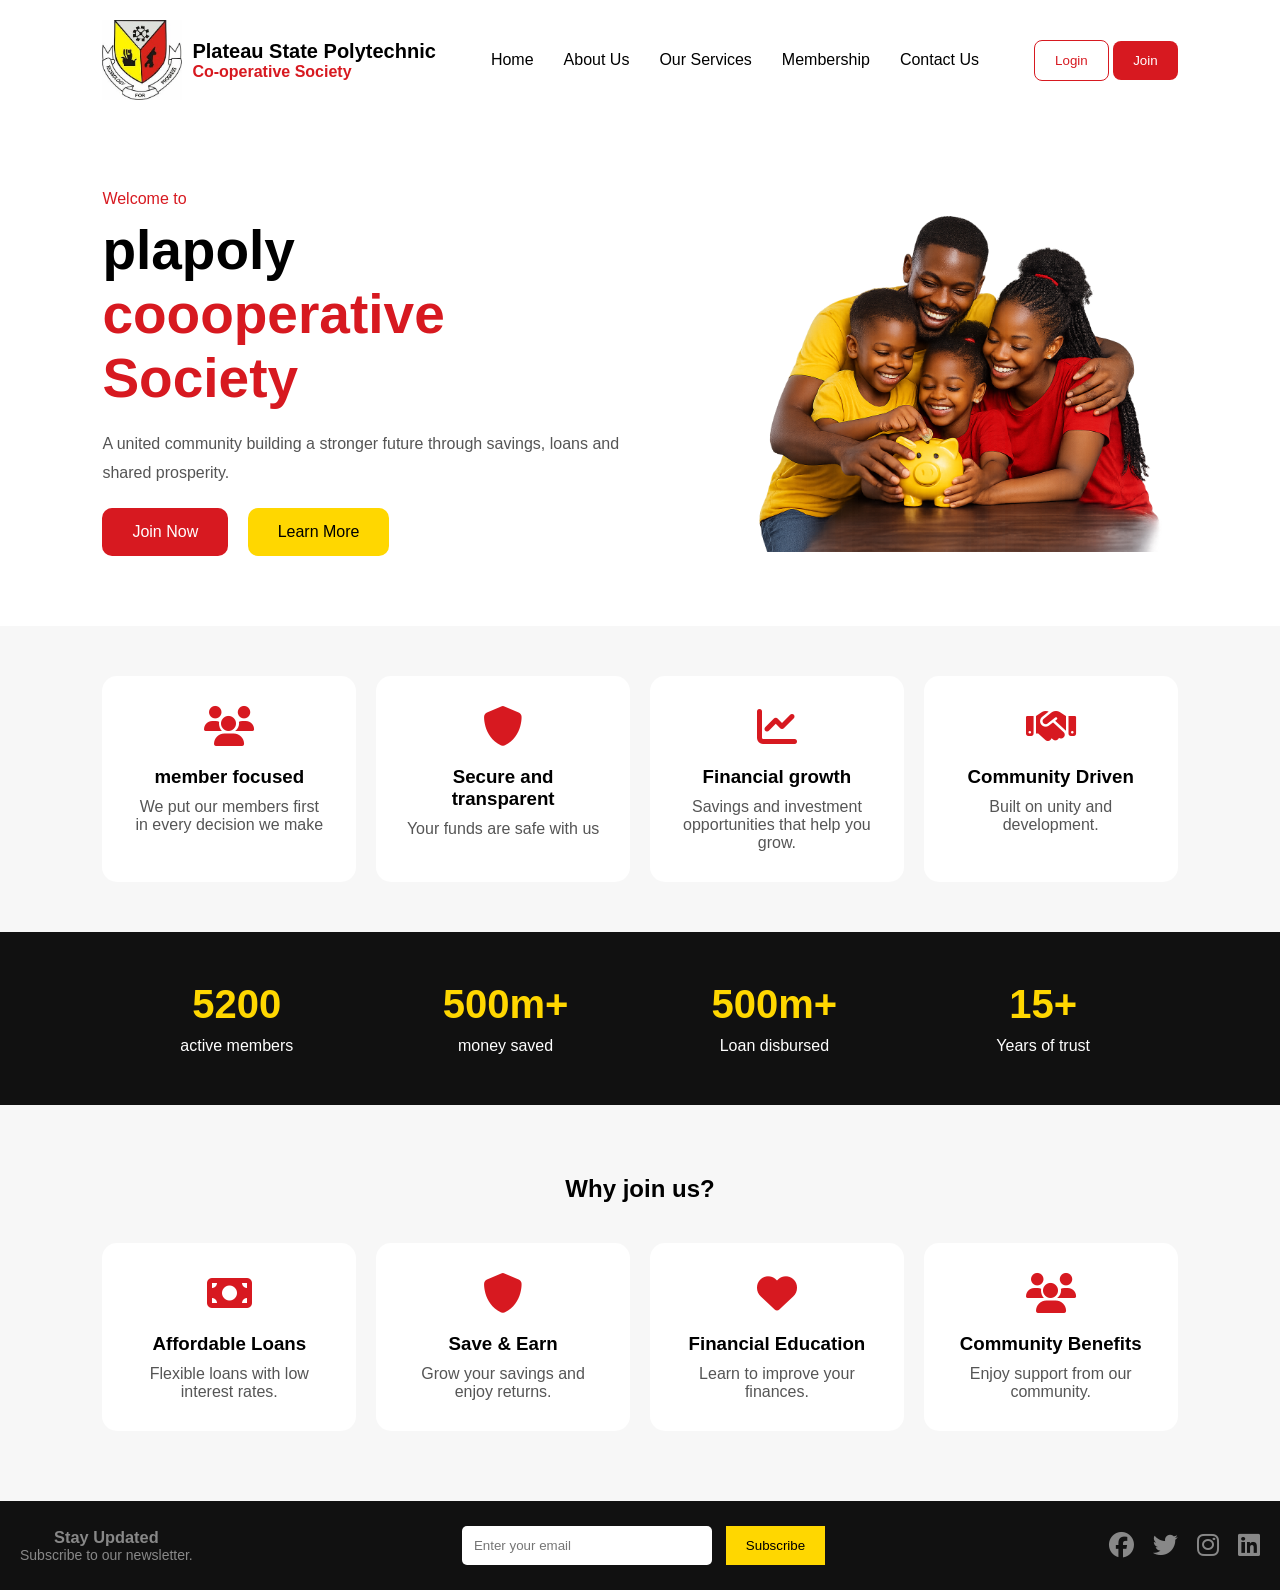
<file: index.html>
<!DOCTYPE html>
<html lang="en">
<head>
    <meta charset="UTF-8">
    <meta name="viewport" content="width=device-width, initial-scale=1.0">
    <title>Document</title>
    <link rel="stylesheet" href="./css/style.css">
    <!-- Font Awesome -->
    <link rel="stylesheet"
    href="https://cdnjs.cloudflare.com/ajax/libs/font-awesome/6.5.2/css/all.min.css">
</head>
<body>
    <!-- header -->
     <header>
        <div class="logo">
            <img src="./images/plapoly logo.jpg" alt="">
            <div class="logo-text">
                <h2>Plateau State Polytechnic </h2>
                <p>Co-operative Society</p>
            </div>
        </div>
        <nav>
            <ul>
                 <li><a href="index.html">Home</a></li>

                <li><a href="about.html">About Us</a></li>

                <li><a href="services.html">Our Services</a></li>

                <li><a href="membership .html">Membership</a></li>

                <li><a href="contact.html">Contact Us</a></li>
            </ul>
        </nav>

        <div class="buttons">
            <button class="login">Login</button>
            <button class="join">Join</button>
        </div>

     </header>
     <!-- Hero -->
      <section class="hero">
        <div class="hero-text">
            <span>Welcome to</span>
            <h1>plapoly
                <br>
                <span>coooperative Society</span>
            </h1>
            
             <p>

                A united community building a stronger future through
                savings, loans and shared prosperity.

            </p>
              <div class="hero-btn">

                <button class="join-btn">
                    Join Now
                </button>

                <button class="learn-btn">
                    Learn More
                </button>

            </div>
        </div>
         <div class="hero-image">

            <img src="./images/family.png" alt="family">

        </div>
      </section>
      <!-- features -->
       <section class="features">
        <div class="card">
            <i class=" fa-solid fa-users"></i>
            <h3>member focused</h3>
            <p>We put our members first in every decision we make</p>
        </div>

         <div class="card">
            <i class=" fa-solid fa-shield fa-halved"></i>
            <h3>Secure and transparent</h3>
            <p>Your funds are safe with us</p>
        </div>

         <div class="card">
            <i class=" fa-solid fa-chart-line"></i>
            <h3>Financial growth</h3>
            <p>Savings and investment opportunities
                that help you grow.
            </p>
        </div>

          <div class="card">
            <i class="fa-solid fa-handshake"></i>
            <h3>Community Driven</h3>
            <p>
                Built on unity and development.
            </p>

        </div>
       </section>

       <!-- STATISTICS -->
        <section class="stats">
            <div class="stat">
                <h2>5200</h2>
                <p>active members</p>
            </div>

            <div class="stat">
                <h2>500m+</h2>
                <p>money saved</p>
            </div>
            <div class="stat">
                <h2>500m+</h2>
                <p>Loan disbursed</p>
            </div>
         <div class="stat">
                <h2>15+</h2>
                <p>Years of trust</p>
            </div>
        </section>
        <section class="why">
            <h2>Why join us?</h2>
            

        <div class="why-container">


            <div class="why-card">

                <i class="fa-solid fa-money-bill"></i>

                <h3>Affordable Loans</h3>

                <p>

                    Flexible loans with low interest rates.

                </p>

            </div>



            <div class="why-card">

                <i class="fa-solid fa-shield"></i>

                <h3>Save & Earn</h3>

                <p>

                    Grow your savings and enjoy returns.

                </p>

            </div>



            <div class="why-card">

                <i class="fa-solid fa-heart"></i>

                <h3>Financial Education</h3>

                <p>

                    Learn to improve your finances.

                </p>

            </div>



            <div class="why-card">

                <i class="fa-solid fa-users"></i>

                <h3>Community Benefits</h3>

                <p>

                    Enjoy support from our community.

                </p>

            </div>


        </div>

    </section>





    <!-- FOOTER -->

    <footer>


        <div class="newsletter">

            <h3>Stay Updated</h3>

            <p>

                Subscribe to our newsletter.

            </p>

        </div>



        <form>

            <input type="email"
            placeholder="Enter your email">


            <button>

                Subscribe

            </button>

        </form>



        <div class="socials">

            <i class="fab fa-facebook"></i>

            <i class="fab fa-twitter"></i>

            <i class="fab fa-instagram"></i>

            <i class="fab fa-linkedin"></i>

        </div>


    </footer>

 <!-- <script src="./js/index.js"></script>
<script src="./js/about.js"></script>
</body> -->
</html>
</file>
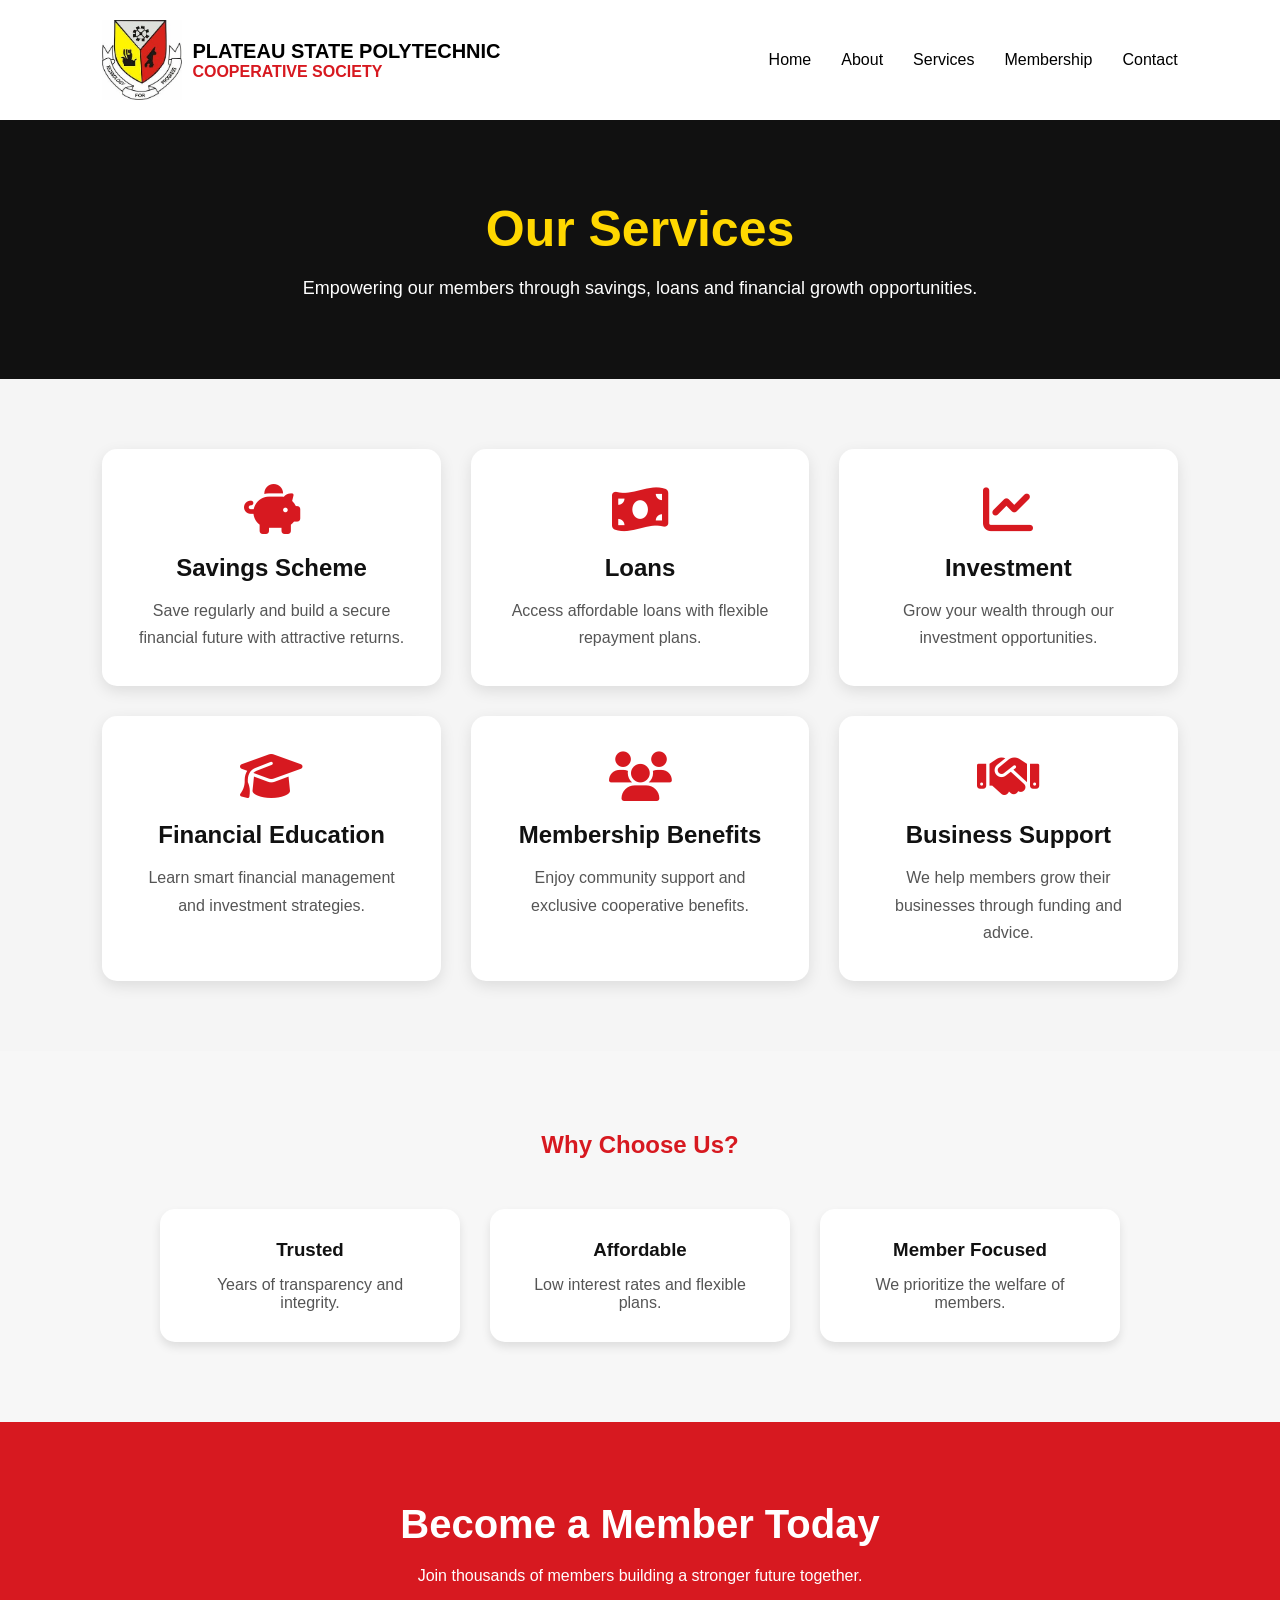
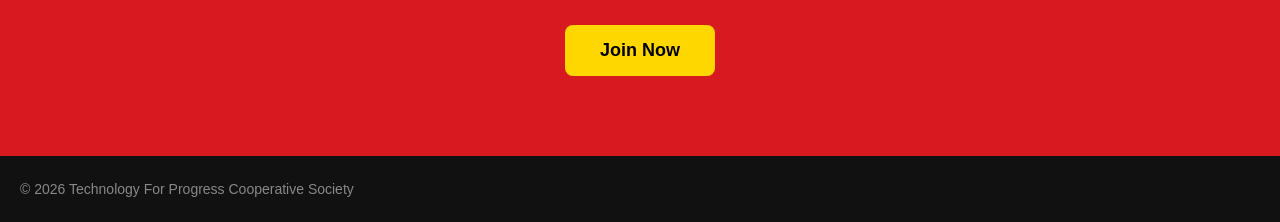
<file: services.html>
<!DOCTYPE html>
<html lang="en">
<head>
    <meta charset="UTF-8">
    <meta name="viewport" content="width=device-width, initial-scale=1.0">
    <title>Document</title>
     <link rel="stylesheet"
    href="https://cdnjs.cloudflare.com/ajax/libs/font-awesome/6.5.2/css/all.min.css">
    <link rel="stylesheet" href="./css/style.css">
</head>
<body>
    <!-- HEADER -->

<header>

    <div class="logo">

        <img src="images/plapoly logo.jpg" alt="logo">

        <div class="logo-text">

            <h2>PLATEAU STATE POLYTECHNIC</h2>

            <p>COOPERATIVE SOCIETY</p>

        </div>

    </div>   


    <nav>

        <ul>

            <li><a href="index.html">Home</a></li>

            <li><a href="about.html">About</a></li>

            <li><a href="services.html">Services</a></li>
             <li><a href="membership .html">Membership</a></li>
            <li><a href="contact.html">Contact</a></li>

        </ul>

    </nav>

</header>



<!-- HERO SECTION -->

<section class="services-hero">

    <h1>Our Services</h1>

    <p>

        Empowering our members through savings,
        loans and financial growth opportunities.

    </p>

</section>




<!-- SERVICES -->

<section class="services-container">



    <div class="service-card">

        <i class="fa-solid fa-piggy-bank"></i>

        <h2>Savings Scheme</h2>

        <p>

            Save regularly and build a secure
            financial future with attractive returns.

        </p>

    </div>




    <div class="service-card">

        <i class="fa-solid fa-money-bill-wave"></i>

        <h2>Loans</h2>

        <p>

            Access affordable loans with flexible
            repayment plans.

        </p>

    </div>




    <div class="service-card">

        <i class="fa-solid fa-chart-line"></i>

        <h2>Investment</h2>

        <p>

            Grow your wealth through our investment
            opportunities.

        </p>

    </div>




    <div class="service-card">

        <i class="fa-solid fa-graduation-cap"></i>

        <h2>Financial Education</h2>

        <p>

            Learn smart financial management and
            investment strategies.

        </p>

    </div>




    <div class="service-card">

        <i class="fa-solid fa-users"></i>

        <h2>Membership Benefits</h2>

        <p>

            Enjoy community support and exclusive
            cooperative benefits.

        </p>

    </div>




    <div class="service-card">

        <i class="fa-solid fa-handshake"></i>

        <h2>Business Support</h2>

        <p>

            We help members grow their businesses
            through funding and advice.

        </p>

    </div>


</section>





<!-- WHY CHOOSE US -->

<section class="choose-us">

    <h1>Why Choose Us?</h1>


    <div class="choose-container">


        <div class="choose-card">

            <h3>Trusted</h3>

            <p>

                Years of transparency and integrity.

            </p>

        </div>



        <div class="choose-card">

            <h3>Affordable</h3>

            <p>

                Low interest rates and flexible plans.

            </p>

        </div>



        <div class="choose-card">

            <h3>Member Focused</h3>

            <p>

                We prioritize the welfare of members.

            </p>

        </div>


    </div>

</section>





<!-- CALL TO ACTION -->

<section class="cta">

    <h1>

        Become a Member Today

    </h1>


    <p>

        Join thousands of members building
        a stronger future together.

    </p>


    <button>

        Join Now

    </button>

</section>





<!-- FOOTER -->

<footer>

    <p>

        © 2026 Technology For Progress Cooperative Society

    </p>

</footer>



</body>
</html>
</file>
<file: css/style.css>
*{
    margin:0;
    padding:0;
    box-sizing:border-box;
    font-family:Arial, sans-serif;
}

body{
    background:#f7f7f7;
}
/* HEADER */

header{
    display:flex;
    justify-content:space-between;
    align-items:center;
    padding:20px 8%;
    background:white;
}

.logo{
    display:flex;
    align-items:center;
    gap:10px;
}

.logo img{
    width:80px;
}

.logo-text h2{
    font-size:20px;
}

.logo-text p{
    color:#d71920;
    font-weight:bold;
}


/* NAVIGATION */

nav ul{
    display:flex;
    list-style:none;
    gap:30px;
}

nav ul li a{
    text-decoration:none;
    color:black;
    font-weight:500;
}

nav ul li a:hover{
    color:#d71920;
}


/* BUTTONS */

.buttons button{
    padding:12px 20px;
    border:none;
    border-radius:8px;
    cursor:pointer;
}

.login{
    background:white;
    border:1px solid #d71920 !important;
    color:#d71920;
}

.join{
    background:#d71920;
    color:white;
}



/* HERO SECTION */

.hero{

    display:flex;
    justify-content:space-between;
    align-items:center;

    padding:70px 8%;

    background:white;
}

.hero-text{

    width:50%;

}

.hero-text span{

    color:#d71920;
}

.hero-text h1{

    font-size:55px;

    margin-top:10px;
}

.hero-text p{

    margin:20px 0;

    color:#555;

    line-height:1.8;
}



.hero-btn button{

    padding:15px 30px;

    border:none;

    border-radius:10px;

    margin-right:15px;

    cursor:pointer;

    font-size:16px;

}



.join-btn{

    background:#d71920;

    color:white;
}



.learn-btn{

    background:#FFD700;

    color:black;
}



.hero-image img{

    width:550px;

    max-width:100%;
}
/* FEATURES */

.features{

    display:grid;

    grid-template-columns:repeat(4,1fr);

    gap:20px;

    padding:50px 8%;

}



.card{

    background:white;

    padding:30px;

    border-radius:15px;

    text-align:center;

}



.card i{

    font-size:40px;

    color:#d71920;

    margin-bottom:20px;

}



.card h3{

    margin-bottom:10px;

}



.card p{

    color:#555;

}




/* STATISTICS */

.stats{

    background:#111;

    color:white;

    display:grid;

    grid-template-columns:repeat(4,1fr);

    text-align:center;

    padding:50px 8%;

}



.stat h2{

    color:#FFD700;

    font-size:40px;

}



.stat p{

    margin-top:10px;

}



/* WHY JOIN */

.why{

    padding:70px 8%;

    text-align:center;

}



.why h2{

    margin-bottom:40px;

}



.why-container{

    display:grid;

    grid-template-columns:repeat(4,1fr);

    gap:20px;

}



.why-card{

    background:white;

    padding:30px;

    border-radius:15px;

}



.why-card i{

    font-size:40px;

    color:#d71920;

    margin-bottom:20px;

}



.why-card p{

    color:#555;

    margin-top:10px;

}



/* FOOTER */

footer{

    background:#d71920;

    color:white;

    padding:40px 8%;

    display:flex;

    justify-content:space-between;

    align-items:center;

}



footer input{

    padding:12px;

    width:250px;

    border:none;

    border-radius:5px;

}



footer button{

    padding:12px 20px;

    border:none;

    background:#FFD700;

    cursor:pointer;

    margin-left:10px;

}



.socials i{

    margin-left:15px;

    font-size:25px;

    cursor:pointer;

}




/* RESPONSIVE DESIGN */

@media(max-width:768px){

    header{

        flex-direction:column;

        gap:20px;

    }



    nav ul{

        flex-direction:column;

        text-align:center;

    }



    .hero{

        flex-direction:column;

        text-align:center;

    }



    .hero-text{

        width:100%;

    }



    .hero-text h1{

        font-size:40px;

    }



    .features,

    .stats,

    .why-container{

        grid-template-columns:1fr;

    }



    footer{

        flex-direction:column;

        gap:20px;

        text-align:center;

    }

}

/* ABOUT PAGE */
/* about page */
.about-hero{

height:50vh;

background:#111;

color:white;

display:flex;

justify-content:center;

align-items:center;

text-align:center;

}


.about-hero h1{

font-size:60px;

color:#FFD700;

}



.story{

display:flex;

justify-content:space-between;

align-items:center;

padding:80px 8%;

gap:50px;

}


.story-text{

width:50%;

}


.story-image img{

width:450px;

}



.mission{

display:flex;

gap:30px;

padding:50px 8%;

}


.box{

background:white;

padding:40px;

border-radius:15px;

text-align:center;

flex:1;

}


.box i{

font-size:50px;

color:#d71920;

margin-bottom:20px;

}



.values{

padding:80px;

text-align:center;

}


.values-container{

display:grid;

grid-template-columns:repeat(4,1fr);

gap:20px;

}


.value{

background:#FFD700;

padding:40px;

border-radius:10px;

}



.leaders{

padding:80px;

text-align:center;

}



.leaders-container{

display:flex;

justify-content:center;

gap:30px;

}


.leader img{

width:200px;

border-radius:50%;

}



.cta{

background:#d71920;

color:white;

text-align:center;

padding:80px;

}


.cta button{

padding:15px 35px;

border:none;

background:#FFD700;

margin-top:20px;

cursor:pointer;

font-weight:bold;

}
/* SERVICES PAGE */
/* =======================
   SERVICES HERO SECTION
======================= */

.services-hero{

    background:#111;

    color:white;

    text-align:center;

    padding:80px 20px;

}

.services-hero h1{

    font-size:50px;

    color:#FFD700;

    margin-bottom:20px;

}

.services-hero p{

    font-size:18px;

    max-width:700px;

    margin:auto;

}



/* =======================
   SERVICES CARDS
======================= */

.services-container{

    display:grid;

    grid-template-columns:repeat(3,1fr);

    gap:30px;

    padding:70px 8%;

    background:#f5f5f5;

}



.service-card{

    background:white;

    padding:35px;

    text-align:center;

    border-radius:15px;

    box-shadow:0 5px 15px rgba(0,0,0,0.1);

    transition:0.3s;

}



.service-card:hover{

    transform:translateY(-10px);

}



.service-card i{

    font-size:50px;

    color:#D71920;

    margin-bottom:20px;

}



.service-card h2{

    margin-bottom:15px;

    color:#111;

}



.service-card p{

    color:#555;

    line-height:1.7;

}




/* =======================
   WHY CHOOSE US
======================= */

.choose-us{

    padding:80px 8%;

    text-align:center;

}



.choose-us h1{

    margin-bottom:50px;

    color:#D71920;

}



.choose-container{

    display:flex;

    justify-content:center;

    gap:30px;

}



.choose-card{

    background:white;

    width:300px;

    padding:30px;

    border-radius:15px;

    box-shadow:0 5px 10px rgba(0,0,0,0.1);

}



.choose-card h3{

    color:#111;

    margin-bottom:15px;

}



.choose-card p{

    color:#555;

}




/* =======================
   CALL TO ACTION
======================= */

.cta{

    background:#D71920;

    color:white;

    text-align:center;

    padding:80px 20px;

}



.cta h1{

    font-size:40px;

}



.cta p{

    margin:20px 0;

}



.cta button{

    padding:15px 35px;

    background:#FFD700;

    border:none;

    border-radius:8px;

    font-size:18px;

    cursor:pointer;

    font-weight:bold;

}



.cta button:hover{

    background:white;

}




/* =======================
   FOOTER
======================= */

footer{

    background:#111;

    color:white;

    text-align:center;

    padding:25px;

}




/* =======================
   RESPONSIVE DESIGN
======================= */

@media(max-width:768px){


    .services-container{

        grid-template-columns:1fr;

    }


    .choose-container{

        flex-direction:column;

        align-items:center;

    }


    .service-card{

        width:100%;

    }


    .choose-card{

        width:100%;

    }


    .services-hero h1{

        font-size:35px;

    }


    .cta h1{

        font-size:30px;

    }

}
/* MEMBERSHIP PAGE */
/* ===========================
   MEMBERSHIP HERO
=========================== */
.membership-hero {
    background: #111;
    color: white;
    text-align: center;
    padding: 80px 20px 70px;
}

.hero-badge {
    display: inline-block;
    background: #D71920;
    color: white;
    font-size: 13px;
    font-weight: 700;
    letter-spacing: 2px;
    text-transform: uppercase;
    padding: 6px 18px;
    border-radius: 20px;
    margin-bottom: 20px;
}

.membership-hero h1 {
    color: #FFD700;
    font-size: 42px;
    margin-bottom: 15px;
    line-height: 1.2;
}

.membership-hero p {
    font-size: 17px;
    max-width: 600px;
    margin: auto;
    color: #ccc;
    line-height: 1.7;
}

/* ===========================
   WHY JOIN BENEFITS
=========================== */
.why-join {
    padding: 70px 8%;
    background: #f5f5f5;
    text-align: center;
}

.why-join h2 {
    color: #D71920;
    font-size: 30px;
    margin-bottom: 40px;
}

.benefit-grid {
    display: grid;
    grid-template-columns: repeat(4, 1fr);
    gap: 20px;
}

.benefit-box {
    padding: 30px 20px;
    background: white;
    border-radius: 12px;
    box-shadow: 0 4px 12px rgba(0, 0, 0, 0.08);
    transition: transform 0.3s;
}

.benefit-box:hover {
    transform: translateY(-6px);
}

.benefit-box i {
    font-size: 36px;
    color: #D71920;
    margin-bottom: 15px;
}

.benefit-box h3 {
    color: #111;
    margin-bottom: 10px;
    font-size: 17px;
}

.benefit-box p {
    color: #666;
    font-size: 14px;
    line-height: 1.6;
}

/* ===========================
   REGISTRATION SECTION
=========================== */
.register-section {
    background: #f0f0f0;
    padding: 70px 8%;
}

.form-wrapper {
    background: white;
    max-width: 850px;
    margin: auto;
    border-radius: 16px;
    overflow: hidden;
    box-shadow: 0 8px 30px rgba(0, 0, 0, 0.12);
}

/* FORM HEADER */
.form-header {
    background: #111;
    color: white;
    text-align: center;
    padding: 40px 30px;
}

.form-header i {
    font-size: 42px;
    color: #FFD700;
    margin-bottom: 15px;
}

.form-header h2 {
    color: #FFD700;
    font-size: 26px;
    margin-bottom: 10px;
}

.form-header p {
    color: #bbb;
    font-size: 15px;
    max-width: 500px;
    margin: auto;
    line-height: 1.6;
}

/* FORM BODY */
.register-form {
    padding: 40px 40px 50px;
}

/* Section Title Dividers */
.form-group-title {
    display: flex;
    align-items: center;
    gap: 12px;
    font-size: 15px;
    font-weight: 700;
    color: #111;
    text-transform: uppercase;
    letter-spacing: 1px;
    margin: 30px 0 20px;
    border-bottom: 2px solid #D71920;
    padding-bottom: 8px;
}

.form-group-title span {
    background: #D71920;
    color: white;
    font-size: 13px;
    font-weight: 800;
    width: 28px;
    height: 28px;
    border-radius: 50%;
    display: flex;
    align-items: center;
    justify-content: center;
    flex-shrink: 0;
}

/* FORM ROWS & FIELDS */
.form-row {
    display: grid;
    grid-template-columns: 1fr 1fr;
    gap: 20px;
    margin-bottom: 20px;
}

.form-field {
    display: flex;
    flex-direction: column;
    gap: 7px;
}

.form-field.full-width {
    grid-column: 1 / -1;
    margin-bottom: 20px;
}

.form-field label {
    font-size: 13px;
    font-weight: 600;
    color: #333;
    text-transform: uppercase;
    letter-spacing: 0.5px;
}

.form-field input,
.form-field select {
    padding: 12px 14px;
    border: 1.5px solid #ddd;
    border-radius: 8px;
    font-size: 15px;
    color: #333;
    background: #fafafa;
    transition: border-color 0.2s, box-shadow 0.2s;
    outline: none;
}

.form-field input:focus,
.form-field select:focus {
    border-color: #D71920;
    box-shadow: 0 0 0 3px rgba(215, 25, 32, 0.1);
    background: white;
}

.form-field input::placeholder {
    color: #aaa;
    font-size: 14px;
}

/* DECLARATION CHECKBOX */
.declaration-box {
    display: flex;
    align-items: flex-start;
    gap: 12px;
    background: #fff8e1;
    border: 1.5px solid #FFD700;
    border-radius: 10px;
    padding: 18px 20px;
    margin: 30px 0 25px;
}

.declaration-box input[type="checkbox"] {
    width: 18px;
    height: 18px;
    margin-top: 2px;
    accent-color: #D71920;
    flex-shrink: 0;
    cursor: pointer;
}

.declaration-box label {
    font-size: 14px;
    color: #444;
    line-height: 1.6;
    cursor: pointer;
}

/* SUBMIT BUTTON */
.submit-btn {
    width: 100%;
    background: #D71920;
    color: white;
    border: none;
    padding: 16px;
    font-size: 17px;
    font-weight: 700;
    border-radius: 10px;
    cursor: pointer;
    display: flex;
    align-items: center;
    justify-content: center;
    gap: 10px;
    transition: background 0.3s, transform 0.2s;
    letter-spacing: 0.5px;
}

.submit-btn:hover {
    background: #b5151b;
    transform: translateY(-2px);
}

.submit-btn i {
    font-size: 16px;
}

/* ===========================
   FOOTER
=========================== */
footer {
    background: #111;
    color: #aaa;
    text-align: center;
    padding: 25px 20px;
    font-size: 14px;
}

/* ===========================
   RESPONSIVE
=========================== */
@media (max-width: 768px) {
    .benefit-grid {
        grid-template-columns: 1fr 1fr;
    }

    .register-section {
        padding: 40px 4%;
    }

    .register-form {
        padding: 30px 20px 40px;
    }

    .form-row {
        grid-template-columns: 1fr;
    }

    .membership-hero h1 {
        font-size: 30px;
    }
}

@media (max-width: 480px) {
    .benefit-grid {
        grid-template-columns: 1fr;
    }

    .membership-hero h1 {
        font-size: 26px;
    }
}
/* CONTACT PAGE */
/* ===========================
   CONTACT HERO
=========================== */
.contact-hero {
    background: #111;
    color: white;
    padding: 70px 8% 0;
}

.hero-inner {
    max-width: 680px;
    padding-bottom: 50px;
}

.hero-label {
    display: inline-block;
    background: #D71920;
    color: white;
    font-size: 12px;
    font-weight: 700;
    letter-spacing: 2.5px;
    text-transform: uppercase;
    padding: 5px 16px;
    border-radius: 20px;
    margin-bottom: 22px;
}

.contact-hero h1 {
    font-size: 50px;
    font-weight: 800;
    line-height: 1.15;
    color: white;
    margin-bottom: 18px;
}

.contact-hero h1 span {
    color: #FFD700;
}

.contact-hero p {
    font-size: 16px;
    color: #bbb;
    line-height: 1.8;
    max-width: 520px;
}

/* Quick info cards pinned to bottom of hero */
.hero-cards {
    display: flex;
    gap: 0;
    border-top: 1px solid rgba(255,255,255,0.1);
    margin-top: 20px;
}

.hero-info-card {
    flex: 1;
    display: flex;
    align-items: center;
    gap: 16px;
    padding: 24px 30px;
    border-right: 1px solid rgba(255,255,255,0.1);
    transition: background 0.2s;
}

.hero-info-card:last-child {
    border-right: none;
}

.hero-info-card:hover {
    background: rgba(255,255,255,0.05);
}

.hero-info-card i {
    font-size: 22px;
    color: #FFD700;
    flex-shrink: 0;
}

.card-label {
    font-size: 11px;
    text-transform: uppercase;
    letter-spacing: 1.5px;
    color: #888;
    margin-bottom: 4px;
}

.card-value {
    font-size: 15px;
    font-weight: 600;
    color: white;
}

/* ===========================
   CONTACT BODY — SPLIT LAYOUT
=========================== */
.contact-body {
    display: grid;
    grid-template-columns: 1fr 380px;
    gap: 0;
    background: #f5f5f5;
}

/* ---- FORM PANEL ---- */
.contact-form-panel {
    background: white;
    padding: 60px 50px;
}

.contact-form-panel h2 {
    font-size: 28px;
    color: #111;
    margin-bottom: 8px;
    font-weight: 800;
}

.panel-sub {
    color: #777;
    font-size: 15px;
    margin-bottom: 36px;
    line-height: 1.6;
}

.cf-row {
    display: grid;
    grid-template-columns: 1fr 1fr;
    gap: 20px;
    margin-bottom: 20px;
}

.cf-field {
    display: flex;
    flex-direction: column;
    gap: 7px;
}

.cf-field.full {
    margin-bottom: 20px;
}

.cf-field label {
    font-size: 12px;
    font-weight: 700;
    color: #333;
    text-transform: uppercase;
    letter-spacing: 0.6px;
}

.cf-field input,
.cf-field select,
.cf-field textarea {
    padding: 13px 15px;
    border: 1.5px solid #e0e0e0;
    border-radius: 8px;
    font-size: 15px;
    color: #333;
    background: #fafafa;
    outline: none;
    transition: border-color 0.2s, box-shadow 0.2s;
    font-family: inherit;
    resize: vertical;
}

.cf-field input:focus,
.cf-field select:focus,
.cf-field textarea:focus {
    border-color: #D71920;
    box-shadow: 0 0 0 3px rgba(215, 25, 32, 0.09);
    background: white;
}

.cf-field input::placeholder,
.cf-field textarea::placeholder {
    color: #bbb;
    font-size: 14px;
}

.cf-submit {
    display: flex;
    align-items: center;
    gap: 10px;
    background: #D71920;
    color: white;
    border: none;
    padding: 15px 35px;
    font-size: 16px;
    font-weight: 700;
    border-radius: 8px;
    cursor: pointer;
    transition: background 0.25s, transform 0.2s;
    letter-spacing: 0.4px;
}

.cf-submit:hover {
    background: #b5151b;
    transform: translateY(-2px);
}

/* Success Message */
.cf-success {
    display: none;
    align-items: center;
    gap: 12px;
    background: #e8f5e9;
    border: 1.5px solid #4caf50;
    border-radius: 8px;
    padding: 14px 18px;
    margin-top: 18px;
    color: #2e7d32;
    font-size: 15px;
    font-weight: 500;
}

.cf-success.visible {
    display: flex;
}

.cf-success i {
    font-size: 20px;
    color: #4caf50;
    flex-shrink: 0;
}

/* ---- INFO PANEL ---- */
.contact-info-panel {
    background: #111;
    padding: 60px 35px;
    color: white;
    display: flex;
    flex-direction: column;
    gap: 32px;
}

.info-block {
    display: flex;
    gap: 18px;
    align-items: flex-start;
}

.info-icon {
    width: 44px;
    height: 44px;
    background: #D71920;
    border-radius: 10px;
    display: flex;
    align-items: center;
    justify-content: center;
    flex-shrink: 0;
}

.info-icon i {
    font-size: 18px;
    color: white;
}

.info-block h4 {
    font-size: 14px;
    font-weight: 700;
    color: #FFD700;
    text-transform: uppercase;
    letter-spacing: 1px;
    margin-bottom: 8px;
}

.info-block p {
    font-size: 14px;
    color: #bbb;
    line-height: 1.8;
}

/* Social links */
.social-row {
    margin-top: auto;
    padding-top: 20px;
    border-top: 1px solid rgba(255,255,255,0.1);
}

.social-label {
    font-size: 12px;
    font-weight: 700;
    text-transform: uppercase;
    letter-spacing: 1.5px;
    color: #666;
    margin-bottom: 14px;
}

.social-icons {
    display: flex;
    gap: 12px;
}

.social-icons a {
    width: 40px;
    height: 40px;
    border-radius: 50%;
    border: 1.5px solid rgba(255,255,255,0.15);
    display: flex;
    align-items: center;
    justify-content: center;
    color: white;
    font-size: 15px;
    text-decoration: none;
    transition: background 0.2s, border-color 0.2s, transform 0.2s;
}

.social-icons a:hover {
    background: #D71920;
    border-color: #D71920;
    transform: translateY(-3px);
}

/* ===========================
   MAP SECTION
=========================== */
.map-section {
    background: #f5f5f5;
}

.map-header {
    text-align: center;
    padding: 60px 20px 30px;
}

.map-header h2 {
    font-size: 30px;
    color: #111;
    font-weight: 800;
    margin-bottom: 10px;
}

.map-header p {
    color: #777;
    font-size: 15px;
}

.map-embed {
    line-height: 0;
}

.map-embed iframe {
    display: block;
    filter: grayscale(20%);
}

/* ===========================
   FOOTER
=========================== */
footer {
    background: #111;
    color: #888;
    text-align: center;
    padding: 25px 20px;
    font-size: 14px;
}

/* ===========================
   RESPONSIVE
=========================== */
@media (max-width: 900px) {
    .contact-body {
        grid-template-columns: 1fr;
    }

    .contact-info-panel {
        padding: 50px 30px;
        flex-direction: row;
        flex-wrap: wrap;
        gap: 24px;
    }

    .info-block {
        flex: 1;
        min-width: 200px;
    }

    .social-row {
        width: 100%;
        margin-top: 0;
        padding-top: 16px;
    }

    .hero-cards {
        flex-direction: column;
    }

    .hero-info-card {
        border-right: none;
        border-bottom: 1px solid rgba(255,255,255,0.1);
    }

    .hero-info-card:last-child {
        border-bottom: none;
    }
}

@media (max-width: 650px) {
    .contact-hero h1 {
        font-size: 34px;
    }

    .contact-form-panel {
        padding: 40px 24px;
    }

    .cf-row {
        grid-template-columns: 1fr;
    }

    .contact-info-panel {
        flex-direction: column;
    }
}
</file>
